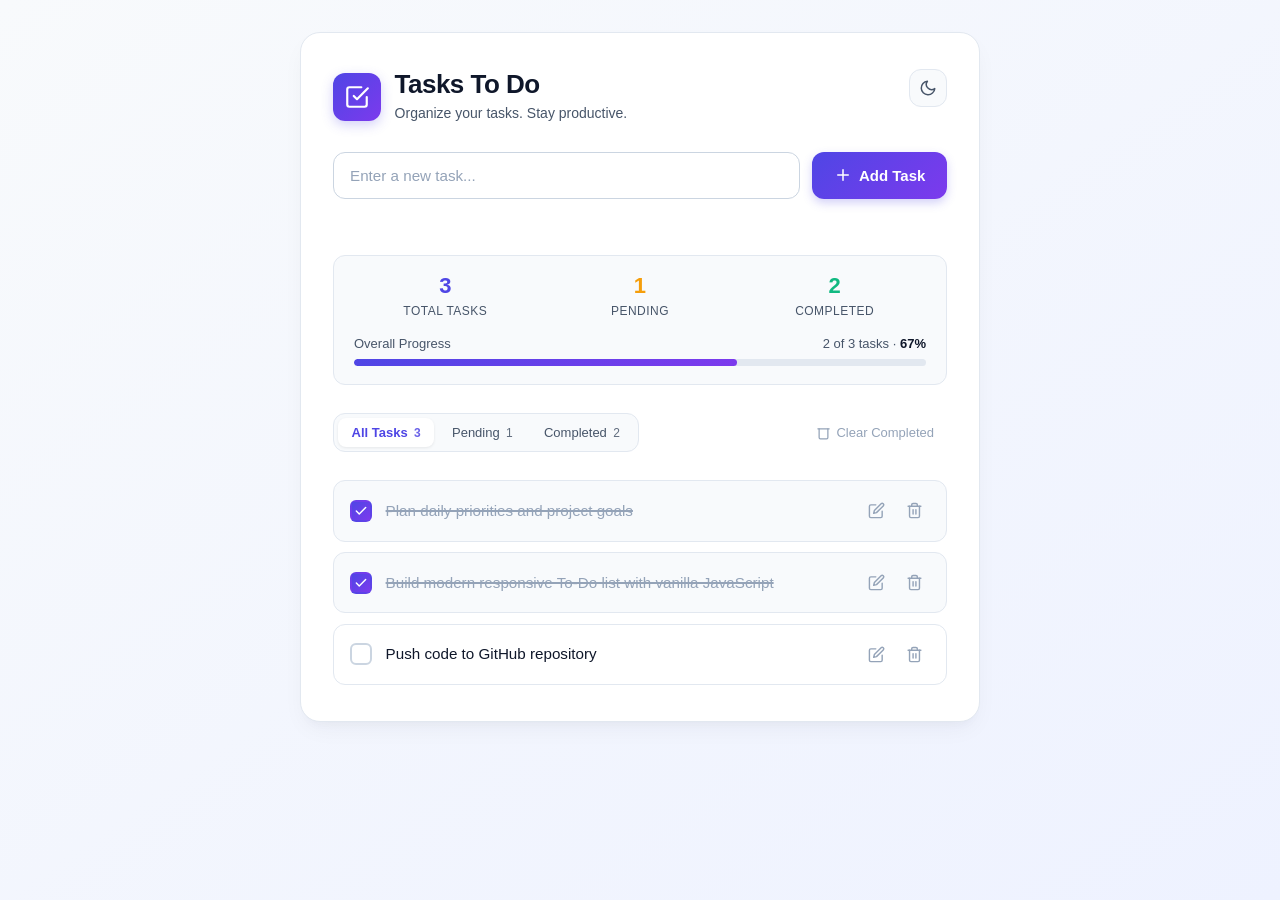
<file: index.html>
<!DOCTYPE html>
<html lang="en">
<head>
  <meta charset="UTF-8" />
  <meta name="viewport" content="width=device-width, initial-scale=1.0" />
  <title>Girija_TodoApp · Tasks To Do</title>
  <meta name="description" content="A modern, responsive To-Do List Web Application with localStorage persistence, filters, search, and progress tracking for the CodeOrbit internship project." />
  <meta property="og:title" content="Girija_TodoApp · Tasks To Do" />
  <meta property="og:description" content="A modern, responsive To-Do List Web Application with localStorage persistence, filters, search, and progress tracking for the CodeOrbit internship project." />
  <meta property="og:type" content="website" />
  <meta name="twitter:card" content="summary_large_image" />
  <link rel="stylesheet" href="/style.css" />
</head>
<body>
  <!-- Main Application Container -->
  <main class="app-container" role="main">
    
    <!-- Application Header -->
    <header class="app-header">
      <div class="brand-wrapper">
        <div class="app-icon-badge" aria-hidden="true">
          <svg viewBox="0 0 24 24" fill="none" stroke="currentColor" stroke-width="2" stroke-linecap="round" stroke-linejoin="round">
            <path d="M9 11l3 3L22 4" />
            <path d="M21 12v7a2 2 0 01-2 2H5a2 2 0 01-2-2V5a2 2 0 012-2h11" />
          </svg>
        </div>
        <div class="brand-text">
          <h1>Tasks To Do</h1>
          <p>Organize your tasks. Stay productive.</p>
        </div>
      </div>

      <!-- Header Action Buttons -->
      <div class="header-actions">
        <!-- Theme Toggle Button -->
        <button id="themeToggleBtn" class="theme-toggle-btn" type="button" aria-label="Toggle theme" title="Toggle theme">
          <!-- Sun Icon (shown in dark mode) -->
          <svg id="themeIconSun" style="display: none;" viewBox="0 0 24 24" fill="none" stroke="currentColor" stroke-width="2" stroke-linecap="round" stroke-linejoin="round">
            <circle cx="12" cy="12" r="5" />
            <line x1="12" y1="1" x2="12" y2="3" />
            <line x1="12" y1="21" x2="12" y2="23" />
            <line x1="4.22" y1="4.22" x2="5.64" y2="5.64" />
            <line x1="18.36" y1="18.36" x2="19.78" y2="19.78" />
            <line x1="1" y1="12" x2="3" y2="12" />
            <line x1="21" y1="12" x2="23" y2="12" />
            <line x1="4.22" y1="19.78" x2="5.64" y2="18.36" />
            <line x1="18.36" y1="5.64" x2="19.78" y2="4.22" />
          </svg>
          <!-- Moon Icon (shown in light mode) -->
          <svg id="themeIconMoon" viewBox="0 0 24 24" fill="none" stroke="currentColor" stroke-width="2" stroke-linecap="round" stroke-linejoin="round">
            <path d="M21 12.79A9 9 0 1 1 11.21 3 7 7 0 0 0 21 12.79z" />
          </svg>
        </button>
      </div>
    </header>

    <!-- Add Task Section -->
    <section class="add-task-section" aria-label="Add new task">
      <form id="addTaskForm" class="add-task-form" autocomplete="off" novalidate>
        <div class="input-wrapper">
          <input
            type="text"
            id="taskInput"
            class="task-input"
            placeholder="Enter a new task..."
            aria-label="New task description"
            maxlength="200"
          />
        </div>
        <button type="submit" id="addTaskBtn" class="add-task-btn">
          <svg viewBox="0 0 24 24" fill="none" stroke="currentColor" stroke-width="2" stroke-linecap="round" stroke-linejoin="round">
            <line x1="12" y1="5" x2="12" y2="19" />
            <line x1="5" y1="12" x2="19" y2="12" />
          </svg>
          <span>Add Task</span>
        </button>
      </form>
      <!-- Validation Message -->
      <div id="validationMessage" class="validation-message" role="alert">
        <svg viewBox="0 0 24 24" fill="none" stroke="currentColor" stroke-width="2" stroke-linecap="round" stroke-linejoin="round">
          <circle cx="12" cy="12" r="10" />
          <line x1="12" y1="8" x2="12" y2="12" />
          <line x1="12" y1="16" x2="12.01" y2="16" />
        </svg>
        <span class="error-text">Please enter a task description before adding.</span>
      </div>
    </section>

    <!-- Task Summary & Progress Section -->
    <section class="summary-panel" aria-label="Task metrics and progress">
      <div class="stats-grid">
        <div class="stat-item total">
          <span id="totalCount" class="stat-value">0</span>
          <span class="stat-label">Total Tasks</span>
        </div>
        <div class="stat-item pending">
          <span id="pendingCount" class="stat-value">0</span>
          <span class="stat-label">Pending</span>
        </div>
        <div class="stat-item completed">
          <span id="completedCount" class="stat-value">0</span>
          <span class="stat-label">Completed</span>
        </div>
      </div>

      <!-- Completion Progress Bar -->
      <div class="progress-container">
        <div class="progress-header">
          <span>Overall Progress</span>
          <div>
            <span id="progressRatio">0 of 0 tasks</span>
            <span aria-hidden="true"> · </span>
            <span id="progressPercent" class="progress-percent">0%</span>
          </div>
        </div>
        <div class="progress-track" role="progressbar" aria-valuemin="0" aria-valuemax="100" aria-valuenow="0">
          <div id="progressFill" class="progress-fill"></div>
        </div>
      </div>
    </section>

    <!-- Toolbar: Filters & Bulk Actions -->
    <section class="toolbar" aria-label="Task filters and options">
      <div class="filter-group" role="tablist" aria-label="Filter tasks">
        <button type="button" class="filter-btn active" data-filter="all" role="tab" aria-selected="true">
          <span>All Tasks</span>
          <span id="filterAllBadge" class="filter-badge">0</span>
        </button>
        <button type="button" class="filter-btn" data-filter="pending" role="tab" aria-selected="false">
          <span>Pending</span>
          <span id="filterPendingBadge" class="filter-badge">0</span>
        </button>
        <button type="button" class="filter-btn" data-filter="completed" role="tab" aria-selected="false">
          <span>Completed</span>
          <span id="filterCompletedBadge" class="filter-badge">0</span>
        </button>
      </div>

      <button type="button" id="clearCompletedBtn" class="clear-completed-btn" title="Clear all completed tasks" disabled>
        <svg width="15" height="15" viewBox="0 0 24 24" fill="none" stroke="currentColor" stroke-width="2" stroke-linecap="round" stroke-linejoin="round">
          <polyline points="3 6 5 6 21 6" />
          <path d="M19 6v14a2 2 0 0 1-2 2H7a2 2 0 0 1-2-2V6" />
        </svg>
        <span>Clear Completed</span>
      </button>
    </section>

    <!-- Task List Area -->
    <section class="task-list-section" aria-label="Task items list">
      <ul id="taskList" class="task-list" aria-live="polite">
        <!-- Rendered dynamically by script.js -->
      </ul>

      <!-- Empty State -->
      <div id="emptyState" class="empty-state" style="display: none;">
        <div class="empty-state-icon" aria-hidden="true">
          <svg viewBox="0 0 24 24" fill="none" stroke="currentColor" stroke-width="2" stroke-linecap="round" stroke-linejoin="round">
            <path d="M9 12h6" />
            <path d="M12 9v6" />
            <circle cx="12" cy="12" r="10" />
          </svg>
        </div>
        <h3 id="emptyStateTitle">No tasks yet</h3>
        <p id="emptyStateDesc">Add your first task above to get organized and stay productive!</p>
      </div>
    </section>

  </main>

  <!-- Delete / Clear Confirmation Modal Dialog -->
  <div id="confirmModal" class="modal-overlay" role="dialog" aria-modal="true" aria-labelledby="modalTitle">
    <div class="modal-box">
      <div class="modal-header">
        <div class="modal-icon-badge" aria-hidden="true">
          <svg viewBox="0 0 24 24" fill="none" stroke="currentColor" stroke-width="2" stroke-linecap="round" stroke-linejoin="round">
            <circle cx="12" cy="12" r="10" />
            <line x1="12" y1="8" x2="12" y2="12" />
            <line x1="12" y1="16" x2="12.01" y2="16" />
          </svg>
        </div>
        <h3 id="modalTitle">Confirm Action</h3>
      </div>
      <div class="modal-body">
        <p id="modalDesc">Are you sure you want to proceed?</p>
        <span id="modalTargetText" class="modal-target-text"></span>
      </div>
      <div class="modal-actions">
        <button id="modalCancelBtn" class="modal-cancel-btn" type="button">Cancel</button>
        <button id="modalConfirmBtn" class="modal-confirm-btn" type="button">Confirm</button>
      </div>
    </div>
  </div>

  <!-- Toast Notification Container -->
  <div id="toastContainer" class="toast-container" aria-live="polite" aria-atomic="true"></div>

  <!-- Vanilla Application Script -->
  <script src="/script.js"></script>
</body>
</html>
</file>
<file: style.css>
/* ==========================================================================
   Girija_TodoApp - Modern Responsive To-Do List Styles
   Author: Girija (CodeOrbit Internship Submission)
   Color Palette: Blue & Violet Accents with Soft Modern Backgrounds
   ========================================================================== */

/* --------------------------------------------------------------------------
   1. CSS Variables & Theme Tokens
   -------------------------------------------------------------------------- */
:root {
  --font-family: -apple-system, BlinkMacSystemFont, "Segoe UI", Roboto, "Helvetica Neue", Arial, sans-serif;
  
  /* Light Theme */
  --bg-gradient-start: #f8fafc;
  --bg-gradient-end: #eef2ff;
  --card-bg: #ffffff;
  --card-bg-subtle: #f8fafc;
  --card-border: #e2e8f0;
  --card-shadow: 0 10px 25px -5px rgba(30, 41, 59, 0.05), 0 8px 10px -6px rgba(30, 41, 59, 0.03);
  --card-shadow-hover: 0 20px 25px -5px rgba(30, 41, 59, 0.08), 0 10px 10px -5px rgba(30, 41, 59, 0.04);
  
  --text-main: #0f172a;
  --text-secondary: #475569;
  --text-muted: #94a3b8;
  
  /* Accents - Blue & Violet */
  --primary: #4f46e5;
  --primary-hover: #4338ca;
  --primary-active: #3730a3;
  --primary-light: #e0e7ff;
  --primary-text: #3730a3;
  --primary-gradient: linear-gradient(135deg, #4f46e5 0%, #7c3aed 100%);
  --primary-gradient-hover: linear-gradient(135deg, #4338ca 0%, #6d28d9 100%);
  
  --accent-violet: #7c3aed;
  --accent-violet-light: #ede9fe;
  --accent-violet-text: #5b21b6;
  
  --input-bg: #ffffff;
  --input-border: #cbd5e1;
  --input-focus-border: #6366f1;
  --input-focus-ring: rgba(99, 102, 241, 0.2);
  
  --task-bg: #ffffff;
  --task-border: #e2e8f0;
  --task-border-hover: #cbd5e1;
  --task-completed-bg: #f8fafc;
  --task-completed-text: #94a3b8;
  
  --danger: #ef4444;
  --danger-hover: #dc2626;
  --danger-light: #fee2e2;
  --danger-text: #b91c1c;
  
  --success: #10b981;
  --success-light: #ecfdf5;
  --success-text: #047857;
  
  --warning: #f59e0b;
  --warning-light: #fef3c7;
  --warning-text: #b45309;

  --modal-backdrop: rgba(15, 23, 42, 0.6);
  --radius-sm: 8px;
  --radius-md: 12px;
  --radius-lg: 16px;
  --radius-xl: 20px;
  
  --transition-fast: 150ms ease;
  --transition-normal: 200ms cubic-bezier(0.16, 1, 0.3, 1);
}

/* Dark Theme */
[data-theme="dark"] {
  --bg-gradient-start: #0f172a;
  --bg-gradient-end: #1e1b4b;
  --card-bg: #1e293b;
  --card-bg-subtle: #0f172a;
  --card-border: #334155;
  --card-shadow: 0 10px 25px -5px rgba(0, 0, 0, 0.4), 0 8px 10px -6px rgba(0, 0, 0, 0.3);
  --card-shadow-hover: 0 20px 25px -5px rgba(0, 0, 0, 0.5), 0 10px 10px -5px rgba(0, 0, 0, 0.3);
  
  --text-main: #f8fafc;
  --text-secondary: #cbd5e1;
  --text-muted: #64748b;
  
  --primary: #6366f1;
  --primary-hover: #818cf8;
  --primary-active: #4f46e5;
  --primary-light: rgba(99, 102, 241, 0.15);
  --primary-text: #c7d2fe;
  --primary-gradient: linear-gradient(135deg, #6366f1 0%, #8b5cf6 100%);
  --primary-gradient-hover: linear-gradient(135deg, #818cf8 0%, #a78bfa 100%);
  
  --accent-violet: #8b5cf6;
  --accent-violet-light: rgba(139, 92, 246, 0.15);
  --accent-violet-text: #ddd6fe;
  
  --input-bg: #0f172a;
  --input-border: #334155;
  --input-focus-border: #818cf8;
  --input-focus-ring: rgba(129, 140, 248, 0.25);
  
  --task-bg: #1e293b;
  --task-border: #334155;
  --task-border-hover: #475569;
  --task-completed-bg: rgba(15, 23, 42, 0.6);
  --task-completed-text: #64748b;
  
  --danger-light: rgba(239, 68, 68, 0.15);
  --danger-text: #fca5a5;
  
  --success-light: rgba(16, 185, 129, 0.15);
  --success-text: #6ee7b7;

  --modal-backdrop: rgba(0, 0, 0, 0.75);
}

/* --------------------------------------------------------------------------
   2. Reset & Base Styles
   -------------------------------------------------------------------------- */
*, *::before, *::after {
  box-sizing: border-box;
  margin: 0;
  padding: 0;
}

html {
  font-size: 16px;
  scroll-behavior: smooth;
}

body {
  font-family: var(--font-family);
  background: linear-gradient(145deg, var(--bg-gradient-start) 0%, var(--bg-gradient-end) 100%);
  color: var(--text-main);
  min-height: 100vh;
  line-height: 1.5;
  display: flex;
  flex-direction: column;
  align-items: center;
  justify-content: flex-start;
  padding: 2rem 1rem 3rem;
  transition: background 0.3s ease, color 0.3s ease;
  -webkit-font-smoothing: antialiased;
}

button, input {
  font-family: inherit;
}

/* Accessible visible focus states */
button:focus-visible,
input:focus-visible,
a:focus-visible {
  outline: 2px solid var(--primary);
  outline-offset: 2px;
}

/* --------------------------------------------------------------------------
   3. Application Container & Header
   -------------------------------------------------------------------------- */
.app-container {
  width: 100%;
  max-width: 680px;
  background-color: var(--card-bg);
  border: 1px solid var(--card-border);
  border-radius: var(--radius-xl);
  box-shadow: var(--card-shadow);
  padding: 2.25rem 2rem;
  display: flex;
  flex-direction: column;
  gap: 1.75rem;
  transition: background-color 0.3s ease, border-color 0.3s ease, box-shadow 0.3s ease;
}

.app-header {
  display: flex;
  align-items: flex-start;
  justify-content: space-between;
  gap: 1rem;
}

.brand-wrapper {
  display: flex;
  align-items: center;
  gap: 0.85rem;
}

.app-icon-badge {
  width: 48px;
  height: 48px;
  border-radius: var(--radius-md);
  background: var(--primary-gradient);
  display: flex;
  align-items: center;
  justify-content: center;
  color: #ffffff;
  flex-shrink: 0;
  box-shadow: 0 4px 12px rgba(79, 70, 229, 0.25);
}

.app-icon-badge svg {
  width: 26px;
  height: 26px;
}

.brand-text h1 {
  font-size: 1.625rem;
  font-weight: 700;
  letter-spacing: -0.02em;
  color: var(--text-main);
  line-height: 1.2;
}

.brand-text p {
  font-size: 0.875rem;
  color: var(--text-secondary);
  margin-top: 0.2rem;
}

/* Header Action Controls */
.header-actions {
  display: flex;
  align-items: center;
  gap: 0.5rem;
}

.theme-toggle-btn,
.export-btn {
  background: var(--card-bg-subtle);
  border: 1px solid var(--card-border);
  color: var(--text-secondary);
  border-radius: var(--radius-md);
  padding: 0.55rem;
  display: inline-flex;
  align-items: center;
  justify-content: center;
  cursor: pointer;
  transition: all var(--transition-fast);
  font-size: 0.8125rem;
  font-weight: 500;
}

.export-btn {
  padding: 0.5rem 0.85rem;
  gap: 0.4rem;
  color: var(--primary-text);
  background: var(--primary-light);
  border-color: transparent;
}

.export-btn:hover {
  background: var(--primary);
  color: #ffffff;
}

.theme-toggle-btn:hover {
  color: var(--text-main);
  border-color: var(--input-focus-border);
  background: var(--card-bg);
}

.theme-toggle-btn svg,
.export-btn svg {
  width: 18px;
  height: 18px;
  flex-shrink: 0;
}

/* --------------------------------------------------------------------------
   4. Add Task Section
   -------------------------------------------------------------------------- */
.add-task-section {
  display: flex;
  flex-direction: column;
  gap: 0.5rem;
}

.add-task-form {
  display: flex;
  gap: 0.75rem;
  width: 100%;
}

.input-wrapper {
  flex: 1;
  position: relative;
}

.task-input {
  width: 100%;
  padding: 0.85rem 1rem;
  font-size: 0.95rem;
  color: var(--text-main);
  background-color: var(--input-bg);
  border: 1.5px solid var(--input-border);
  border-radius: var(--radius-md);
  transition: all var(--transition-fast);
}

.task-input::placeholder {
  color: var(--text-muted);
}

.task-input:focus {
  border-color: var(--input-focus-border);
  box-shadow: 0 0 0 3px var(--input-focus-ring);
  outline: none;
}

.task-input.input-error {
  border-color: var(--danger);
  box-shadow: 0 0 0 3px rgba(239, 68, 68, 0.2);
}

.add-task-btn {
  background: var(--primary-gradient);
  color: #ffffff;
  border: none;
  border-radius: var(--radius-md);
  padding: 0 1.35rem;
  font-size: 0.9375rem;
  font-weight: 600;
  display: inline-flex;
  align-items: center;
  gap: 0.45rem;
  cursor: pointer;
  white-space: nowrap;
  box-shadow: 0 4px 10px rgba(79, 70, 229, 0.25);
  transition: all var(--transition-fast);
}

.add-task-btn:hover {
  background: var(--primary-gradient-hover);
  transform: translateY(-1px);
  box-shadow: 0 6px 14px rgba(79, 70, 229, 0.3);
}

.add-task-btn:active {
  transform: translateY(0);
}

.add-task-btn svg {
  width: 18px;
  height: 18px;
}

.validation-message {
  font-size: 0.8125rem;
  color: var(--danger);
  display: flex;
  align-items: center;
  gap: 0.35rem;
  min-height: 1.25rem;
  visibility: hidden;
  opacity: 0;
  transition: opacity 0.2s ease, visibility 0.2s;
}

.validation-message.visible {
  visibility: visible;
  opacity: 1;
}

.validation-message svg {
  width: 15px;
  height: 15px;
  flex-shrink: 0;
}

/* --------------------------------------------------------------------------
   5. Task Summary & Progress Bar
   -------------------------------------------------------------------------- */
.summary-panel {
  background-color: var(--card-bg-subtle);
  border: 1px solid var(--card-border);
  border-radius: var(--radius-md);
  padding: 1.1rem 1.25rem;
  display: flex;
  flex-direction: column;
  gap: 0.85rem;
}

.stats-grid {
  display: grid;
  grid-template-columns: repeat(3, 1fr);
  gap: 0.75rem;
  text-align: center;
}

.stat-item {
  display: flex;
  flex-direction: column;
  gap: 0.15rem;
}

.stat-value {
  font-size: 1.375rem;
  font-weight: 700;
  font-variant-numeric: tabular-nums;
  color: var(--text-main);
  line-height: 1.2;
}

.stat-item.total .stat-value {
  color: var(--primary);
}

.stat-item.pending .stat-value {
  color: var(--warning);
}

.stat-item.completed .stat-value {
  color: var(--success);
}

.stat-label {
  font-size: 0.75rem;
  font-weight: 500;
  color: var(--text-secondary);
  text-transform: uppercase;
  letter-spacing: 0.04em;
}

.progress-container {
  display: flex;
  flex-direction: column;
  gap: 0.4rem;
}

.progress-header {
  display: flex;
  align-items: center;
  justify-content: space-between;
  font-size: 0.8125rem;
  color: var(--text-secondary);
}

.progress-percent {
  font-weight: 600;
  color: var(--text-main);
  font-variant-numeric: tabular-nums;
}

.progress-track {
  width: 100%;
  height: 7px;
  background-color: var(--card-border);
  border-radius: 999px;
  overflow: hidden;
}

.progress-fill {
  height: 100%;
  width: 0%;
  background: var(--primary-gradient);
  border-radius: 999px;
  transition: width 0.35s cubic-bezier(0.16, 1, 0.3, 1);
}

/* --------------------------------------------------------------------------
   6. Filters & Bulk Actions Toolbar
   -------------------------------------------------------------------------- */
.toolbar {
  display: flex;
  align-items: center;
  justify-content: space-between;
  flex-wrap: wrap;
  gap: 0.75rem;
}

.filter-group {
  display: flex;
  align-items: center;
  background-color: var(--card-bg-subtle);
  border: 1px solid var(--card-border);
  border-radius: var(--radius-md);
  padding: 0.25rem;
  gap: 0.25rem;
}

.filter-btn {
  background: transparent;
  border: none;
  padding: 0.45rem 0.85rem;
  font-size: 0.8125rem;
  font-weight: 500;
  color: var(--text-secondary);
  border-radius: var(--radius-sm);
  cursor: pointer;
  transition: all var(--transition-fast);
  white-space: nowrap;
  display: flex;
  align-items: center;
  gap: 0.4rem;
}

.filter-btn:hover {
  color: var(--text-main);
}

.filter-btn.active {
  background-color: var(--card-bg);
  color: var(--primary);
  font-weight: 600;
  box-shadow: 0 1px 3px rgba(0, 0, 0, 0.08);
}

[data-theme="dark"] .filter-btn.active {
  box-shadow: 0 1px 4px rgba(0, 0, 0, 0.4);
}

.filter-badge {
  font-size: 0.75rem;
  font-variant-numeric: tabular-nums;
  opacity: 0.85;
}

.clear-completed-btn {
  background: transparent;
  border: 1px solid transparent;
  color: var(--text-muted);
  font-size: 0.8125rem;
  font-weight: 500;
  padding: 0.45rem 0.75rem;
  border-radius: var(--radius-sm);
  cursor: pointer;
  transition: all var(--transition-fast);
  display: inline-flex;
  align-items: center;
  gap: 0.35rem;
}

.clear-completed-btn:hover:not(:disabled) {
  color: var(--danger);
  background-color: var(--danger-light);
  border-color: transparent;
}

.clear-completed-btn:disabled {
  opacity: 0.4;
  cursor: not-allowed;
}

/* --------------------------------------------------------------------------
   7. Task List & Task Items
   -------------------------------------------------------------------------- */
.task-list {
  list-style: none;
  display: flex;
  flex-direction: column;
  gap: 0.65rem;
  min-height: 120px;
}

.task-item {
  background-color: var(--task-bg);
  border: 1px solid var(--task-border);
  border-radius: var(--radius-md);
  padding: 0.85rem 1rem;
  display: flex;
  align-items: center;
  justify-content: space-between;
  gap: 0.85rem;
  transition: all var(--transition-normal);
  animation: taskFadeIn 0.25s ease-out;
}

@keyframes taskFadeIn {
  from {
    opacity: 0;
    transform: translateY(6px);
  }
  to {
    opacity: 1;
    transform: translateY(0);
  }
}

.task-item:hover {
  border-color: var(--task-border-hover);
  box-shadow: 0 2px 8px rgba(0, 0, 0, 0.04);
}

.task-main-content {
  display: flex;
  align-items: center;
  gap: 0.85rem;
  flex: 1;
  min-width: 0;
}

/* Custom Checkbox */
.checkbox-container {
  position: relative;
  width: 22px;
  height: 22px;
  flex-shrink: 0;
  cursor: pointer;
}

.task-checkbox {
  position: absolute;
  opacity: 0;
  width: 0;
  height: 0;
  cursor: pointer;
}

.custom-checkbox {
  width: 22px;
  height: 22px;
  border: 2px solid var(--input-border);
  border-radius: 6px;
  display: flex;
  align-items: center;
  justify-content: center;
  background-color: var(--card-bg);
  transition: all var(--transition-fast);
}

.custom-checkbox svg {
  width: 14px;
  height: 14px;
  color: #ffffff;
  display: none;
  stroke-width: 2.5;
}

.checkbox-container:hover .custom-checkbox {
  border-color: var(--primary);
}

.task-checkbox:focus-visible + .custom-checkbox {
  border-color: var(--primary);
  box-shadow: 0 0 0 3px var(--input-focus-ring);
}

.task-checkbox:checked + .custom-checkbox {
  background: var(--primary-gradient);
  border-color: transparent;
}

.task-checkbox:checked + .custom-checkbox svg {
  display: block;
}

/* Task Title Text */
.task-title {
  font-size: 0.95rem;
  color: var(--text-main);
  word-break: break-word;
  overflow-wrap: anywhere;
  flex: 1;
  line-height: 1.45;
  transition: all var(--transition-fast);
}

/* Completed task state */
.task-item.completed {
  background-color: var(--task-completed-bg);
  border-color: var(--card-border);
}

.task-item.completed .task-title {
  color: var(--task-completed-text);
  text-decoration: line-through;
  text-decoration-thickness: 1.5px;
}

/* Task Action Buttons */
.task-actions {
  display: flex;
  align-items: center;
  gap: 0.35rem;
  flex-shrink: 0;
}

.action-btn {
  background: transparent;
  border: none;
  color: var(--text-muted);
  width: 32px;
  height: 32px;
  border-radius: var(--radius-sm);
  display: inline-flex;
  align-items: center;
  justify-content: center;
  cursor: pointer;
  transition: all var(--transition-fast);
}

.action-btn svg {
  width: 17px;
  height: 17px;
}

.action-btn.edit-btn:hover {
  color: var(--primary);
  background-color: var(--primary-light);
}

.action-btn.delete-btn:hover {
  color: var(--danger);
  background-color: var(--danger-light);
}

/* Task Inline Edit Mode */
.edit-form-wrapper {
  display: flex;
  align-items: center;
  gap: 0.5rem;
  width: 100%;
}

.edit-input {
  flex: 1;
  padding: 0.45rem 0.75rem;
  font-size: 0.9375rem;
  color: var(--text-main);
  background-color: var(--input-bg);
  border: 1.5px solid var(--primary);
  border-radius: var(--radius-sm);
  box-shadow: 0 0 0 2px var(--input-focus-ring);
  outline: none;
}

.edit-actions {
  display: flex;
  align-items: center;
  gap: 0.35rem;
}

.btn-sm {
  padding: 0.45rem 0.75rem;
  font-size: 0.8125rem;
  font-weight: 600;
  border-radius: var(--radius-sm);
  cursor: pointer;
  border: none;
  transition: all var(--transition-fast);
}

.save-btn {
  background: var(--primary-gradient);
  color: #ffffff;
}

.save-btn:hover {
  background: var(--primary-gradient-hover);
}

.cancel-btn {
  background-color: var(--card-bg-subtle);
  border: 1px solid var(--card-border);
  color: var(--text-secondary);
}

.cancel-btn:hover {
  background-color: var(--card-border);
  color: var(--text-main);
}

/* --------------------------------------------------------------------------
   8. Empty State
   -------------------------------------------------------------------------- */
.empty-state {
  display: flex;
  flex-direction: column;
  align-items: center;
  justify-content: center;
  text-align: center;
  padding: 3rem 1.5rem;
  color: var(--text-muted);
  background-color: var(--card-bg-subtle);
  border: 1.5px dashed var(--card-border);
  border-radius: var(--radius-lg);
}

.empty-state-icon {
  width: 52px;
  height: 52px;
  border-radius: 50%;
  background: var(--primary-light);
  color: var(--primary);
  display: flex;
  align-items: center;
  justify-content: center;
  margin-bottom: 0.85rem;
}

.empty-state-icon svg {
  width: 26px;
  height: 26px;
}

.empty-state h3 {
  font-size: 1.05rem;
  font-weight: 600;
  color: var(--text-main);
  margin-bottom: 0.25rem;
}

.empty-state p {
  font-size: 0.875rem;
  color: var(--text-secondary);
  max-width: 320px;
}

/* --------------------------------------------------------------------------
   9. Modal Dialog (Confirmations)
   -------------------------------------------------------------------------- */
.modal-overlay {
  position: fixed;
  inset: 0;
  background-color: var(--modal-backdrop);
  backdrop-filter: blur(3px);
  display: flex;
  align-items: center;
  justify-content: center;
  padding: 1rem;
  z-index: 1000;
  opacity: 0;
  visibility: hidden;
  transition: opacity 0.2s ease, visibility 0.2s;
}

.modal-overlay.active {
  opacity: 1;
  visibility: visible;
}

.modal-box {
  background-color: var(--card-bg);
  border: 1px solid var(--card-border);
  border-radius: var(--radius-lg);
  box-shadow: 0 20px 25px -5px rgba(0, 0, 0, 0.25), 0 10px 10px -5px rgba(0, 0, 0, 0.1);
  width: 100%;
  max-width: 420px;
  padding: 1.75rem;
  transform: translateY(12px) scale(0.96);
  transition: transform 0.2s cubic-bezier(0.16, 1, 0.3, 1);
}

.modal-overlay.active .modal-box {
  transform: translateY(0) scale(1);
}

.modal-header {
  display: flex;
  align-items: center;
  gap: 0.75rem;
  margin-bottom: 0.85rem;
}

.modal-icon-badge {
  width: 40px;
  height: 40px;
  border-radius: 50%;
  background-color: var(--danger-light);
  color: var(--danger);
  display: flex;
  align-items: center;
  justify-content: center;
  flex-shrink: 0;
}

.modal-icon-badge svg {
  width: 22px;
  height: 22px;
}

.modal-header h3 {
  font-size: 1.125rem;
  font-weight: 600;
  color: var(--text-main);
}

.modal-body {
  font-size: 0.9rem;
  color: var(--text-secondary);
  line-height: 1.5;
  margin-bottom: 1.5rem;
}

.modal-target-text {
  font-weight: 600;
  color: var(--text-main);
  word-break: break-word;
  display: block;
  margin-top: 0.35rem;
  padding: 0.4rem 0.6rem;
  background-color: var(--card-bg-subtle);
  border-radius: var(--radius-sm);
  border-left: 3px solid var(--danger);
}

.modal-actions {
  display: flex;
  align-items: center;
  justify-content: flex-end;
  gap: 0.65rem;
}

.modal-cancel-btn {
  background: var(--card-bg-subtle);
  border: 1px solid var(--card-border);
  color: var(--text-secondary);
  padding: 0.55rem 1rem;
  border-radius: var(--radius-sm);
  font-size: 0.875rem;
  font-weight: 500;
  cursor: pointer;
  transition: all var(--transition-fast);
}

.modal-cancel-btn:hover {
  background: var(--card-border);
  color: var(--text-main);
}

.modal-confirm-btn {
  background: var(--danger);
  border: none;
  color: #ffffff;
  padding: 0.55rem 1.15rem;
  border-radius: var(--radius-sm);
  font-size: 0.875rem;
  font-weight: 600;
  cursor: pointer;
  transition: all var(--transition-fast);
  box-shadow: 0 2px 6px rgba(239, 68, 68, 0.3);
}

.modal-confirm-btn:hover {
  background: var(--danger-hover);
}

/* --------------------------------------------------------------------------
   10. Toast Notification
   -------------------------------------------------------------------------- */
.toast-container {
  position: fixed;
  bottom: 1.5rem;
  right: 1.5rem;
  z-index: 1100;
  display: flex;
  flex-direction: column;
  gap: 0.5rem;
  pointer-events: none;
}

.toast {
  background-color: var(--card-bg);
  border: 1px solid var(--card-border);
  color: var(--text-main);
  padding: 0.75rem 1.15rem;
  border-radius: var(--radius-md);
  box-shadow: 0 10px 15px -3px rgba(0, 0, 0, 0.1), 0 4px 6px -4px rgba(0, 0, 0, 0.05);
  font-size: 0.875rem;
  display: flex;
  align-items: center;
  gap: 0.65rem;
  transform: translateY(20px);
  opacity: 0;
  transition: transform 0.25s cubic-bezier(0.16, 1, 0.3, 1), opacity 0.25s ease;
  pointer-events: auto;
}

.toast.show {
  transform: translateY(0);
  opacity: 1;
}

.toast-icon {
  width: 18px;
  height: 18px;
  flex-shrink: 0;
}

.toast.toast-success .toast-icon {
  color: var(--success);
}

.toast.toast-danger .toast-icon {
  color: var(--danger);
}

.toast.toast-info .toast-icon {
  color: var(--primary);
}

/* --------------------------------------------------------------------------
   11. Footer
   -------------------------------------------------------------------------- */
.app-footer {
  margin-top: 1.5rem;
  text-align: center;
  font-size: 0.8125rem;
  color: var(--text-muted);
}

.app-footer a {
  color: var(--primary);
  text-decoration: none;
}

.app-footer a:hover {
  text-decoration: underline;
}

/* --------------------------------------------------------------------------
   12. Responsive Adjustments
   -------------------------------------------------------------------------- */
@media (max-width: 600px) {
  body {
    padding: 1rem 0.75rem 2rem;
  }

  .app-container {
    padding: 1.5rem 1.1rem;
    gap: 1.35rem;
    border-radius: var(--radius-lg);
  }

  .brand-text h1 {
    font-size: 1.375rem;
  }

  .app-icon-badge {
    width: 42px;
    height: 42px;
  }

  .app-icon-badge svg {
    width: 22px;
    height: 22px;
  }

  .add-task-form {
    flex-direction: column;
  }

  .add-task-btn {
    padding: 0.8rem;
    justify-content: center;
  }

  .toolbar {
    flex-direction: column;
    align-items: stretch;
  }

  .filter-group {
    width: 100%;
    justify-content: space-between;
  }

  .filter-btn {
    flex: 1;
    justify-content: center;
    padding: 0.45rem 0.5rem;
  }

  .clear-completed-btn {
    align-self: flex-end;
  }

  .toast-container {
    left: 1rem;
    right: 1rem;
    bottom: 1rem;
  }

  .toast {
    width: 100%;
  }
}
</file>
<file: Tasks_TodoApp/style.css>
/* ==========================================================================
   Girija_TodoApp - Modern Responsive To-Do List Styles
   Author: Girija (CodeOrbit Internship Submission)
   Color Palette: Blue & Violet Accents with Soft Modern Backgrounds
   ========================================================================== */

/* --------------------------------------------------------------------------
   1. CSS Variables & Theme Tokens
   -------------------------------------------------------------------------- */
:root {
  --font-family: -apple-system, BlinkMacSystemFont, "Segoe UI", Roboto, "Helvetica Neue", Arial, sans-serif;
  
  /* Light Theme */
  --bg-gradient-start: #f8fafc;
  --bg-gradient-end: #eef2ff;
  --card-bg: #ffffff;
  --card-bg-subtle: #f8fafc;
  --card-border: #e2e8f0;
  --card-shadow: 0 10px 25px -5px rgba(30, 41, 59, 0.05), 0 8px 10px -6px rgba(30, 41, 59, 0.03);
  --card-shadow-hover: 0 20px 25px -5px rgba(30, 41, 59, 0.08), 0 10px 10px -5px rgba(30, 41, 59, 0.04);
  
  --text-main: #0f172a;
  --text-secondary: #475569;
  --text-muted: #94a3b8;
  
  /* Accents - Blue & Violet */
  --primary: #4f46e5;
  --primary-hover: #4338ca;
  --primary-active: #3730a3;
  --primary-light: #e0e7ff;
  --primary-text: #3730a3;
  --primary-gradient: linear-gradient(135deg, #4f46e5 0%, #7c3aed 100%);
  --primary-gradient-hover: linear-gradient(135deg, #4338ca 0%, #6d28d9 100%);
  
  --accent-violet: #7c3aed;
  --accent-violet-light: #ede9fe;
  --accent-violet-text: #5b21b6;
  
  --input-bg: #ffffff;
  --input-border: #cbd5e1;
  --input-focus-border: #6366f1;
  --input-focus-ring: rgba(99, 102, 241, 0.2);
  
  --task-bg: #ffffff;
  --task-border: #e2e8f0;
  --task-border-hover: #cbd5e1;
  --task-completed-bg: #f8fafc;
  --task-completed-text: #94a3b8;
  
  --danger: #ef4444;
  --danger-hover: #dc2626;
  --danger-light: #fee2e2;
  --danger-text: #b91c1c;
  
  --success: #10b981;
  --success-light: #ecfdf5;
  --success-text: #047857;
  
  --warning: #f59e0b;
  --warning-light: #fef3c7;
  --warning-text: #b45309;

  --modal-backdrop: rgba(15, 23, 42, 0.6);
  --radius-sm: 8px;
  --radius-md: 12px;
  --radius-lg: 16px;
  --radius-xl: 20px;
  
  --transition-fast: 150ms ease;
  --transition-normal: 200ms cubic-bezier(0.16, 1, 0.3, 1);
}

/* Dark Theme */
[data-theme="dark"] {
  --bg-gradient-start: #0f172a;
  --bg-gradient-end: #1e1b4b;
  --card-bg: #1e293b;
  --card-bg-subtle: #0f172a;
  --card-border: #334155;
  --card-shadow: 0 10px 25px -5px rgba(0, 0, 0, 0.4), 0 8px 10px -6px rgba(0, 0, 0, 0.3);
  --card-shadow-hover: 0 20px 25px -5px rgba(0, 0, 0, 0.5), 0 10px 10px -5px rgba(0, 0, 0, 0.3);
  
  --text-main: #f8fafc;
  --text-secondary: #cbd5e1;
  --text-muted: #64748b;
  
  --primary: #6366f1;
  --primary-hover: #818cf8;
  --primary-active: #4f46e5;
  --primary-light: rgba(99, 102, 241, 0.15);
  --primary-text: #c7d2fe;
  --primary-gradient: linear-gradient(135deg, #6366f1 0%, #8b5cf6 100%);
  --primary-gradient-hover: linear-gradient(135deg, #818cf8 0%, #a78bfa 100%);
  
  --accent-violet: #8b5cf6;
  --accent-violet-light: rgba(139, 92, 246, 0.15);
  --accent-violet-text: #ddd6fe;
  
  --input-bg: #0f172a;
  --input-border: #334155;
  --input-focus-border: #818cf8;
  --input-focus-ring: rgba(129, 140, 248, 0.25);
  
  --task-bg: #1e293b;
  --task-border: #334155;
  --task-border-hover: #475569;
  --task-completed-bg: rgba(15, 23, 42, 0.6);
  --task-completed-text: #64748b;
  
  --danger-light: rgba(239, 68, 68, 0.15);
  --danger-text: #fca5a5;
  
  --success-light: rgba(16, 185, 129, 0.15);
  --success-text: #6ee7b7;

  --modal-backdrop: rgba(0, 0, 0, 0.75);
}

/* --------------------------------------------------------------------------
   2. Reset & Base Styles
   -------------------------------------------------------------------------- */
*, *::before, *::after {
  box-sizing: border-box;
  margin: 0;
  padding: 0;
}

html {
  font-size: 16px;
  scroll-behavior: smooth;
}

body {
  font-family: var(--font-family);
  background: linear-gradient(145deg, var(--bg-gradient-start) 0%, var(--bg-gradient-end) 100%);
  color: var(--text-main);
  min-height: 100vh;
  line-height: 1.5;
  display: flex;
  flex-direction: column;
  align-items: center;
  justify-content: flex-start;
  padding: 2rem 1rem 3rem;
  transition: background 0.3s ease, color 0.3s ease;
  -webkit-font-smoothing: antialiased;
}

button, input {
  font-family: inherit;
}

/* Accessible visible focus states */
button:focus-visible,
input:focus-visible,
a:focus-visible {
  outline: 2px solid var(--primary);
  outline-offset: 2px;
}

/* --------------------------------------------------------------------------
   3. Application Container & Header
   -------------------------------------------------------------------------- */
.app-container {
  width: 100%;
  max-width: 680px;
  background-color: var(--card-bg);
  border: 1px solid var(--card-border);
  border-radius: var(--radius-xl);
  box-shadow: var(--card-shadow);
  padding: 2.25rem 2rem;
  display: flex;
  flex-direction: column;
  gap: 1.75rem;
  transition: background-color 0.3s ease, border-color 0.3s ease, box-shadow 0.3s ease;
}

.app-header {
  display: flex;
  align-items: flex-start;
  justify-content: space-between;
  gap: 1rem;
}

.brand-wrapper {
  display: flex;
  align-items: center;
  gap: 0.85rem;
}

.app-icon-badge {
  width: 48px;
  height: 48px;
  border-radius: var(--radius-md);
  background: var(--primary-gradient);
  display: flex;
  align-items: center;
  justify-content: center;
  color: #ffffff;
  flex-shrink: 0;
  box-shadow: 0 4px 12px rgba(79, 70, 229, 0.25);
}

.app-icon-badge svg {
  width: 26px;
  height: 26px;
}

.brand-text h1 {
  font-size: 1.625rem;
  font-weight: 700;
  letter-spacing: -0.02em;
  color: var(--text-main);
  line-height: 1.2;
}

.brand-text p {
  font-size: 0.875rem;
  color: var(--text-secondary);
  margin-top: 0.2rem;
}

/* Header Action Controls */
.header-actions {
  display: flex;
  align-items: center;
  gap: 0.5rem;
}

.theme-toggle-btn,
.export-btn {
  background: var(--card-bg-subtle);
  border: 1px solid var(--card-border);
  color: var(--text-secondary);
  border-radius: var(--radius-md);
  padding: 0.55rem;
  display: inline-flex;
  align-items: center;
  justify-content: center;
  cursor: pointer;
  transition: all var(--transition-fast);
  font-size: 0.8125rem;
  font-weight: 500;
}

.export-btn {
  padding: 0.5rem 0.85rem;
  gap: 0.4rem;
  color: var(--primary-text);
  background: var(--primary-light);
  border-color: transparent;
}

.export-btn:hover {
  background: var(--primary);
  color: #ffffff;
}

.theme-toggle-btn:hover {
  color: var(--text-main);
  border-color: var(--input-focus-border);
  background: var(--card-bg);
}

.theme-toggle-btn svg,
.export-btn svg {
  width: 18px;
  height: 18px;
  flex-shrink: 0;
}

/* --------------------------------------------------------------------------
   4. Add Task Section
   -------------------------------------------------------------------------- */
.add-task-section {
  display: flex;
  flex-direction: column;
  gap: 0.5rem;
}

.add-task-form {
  display: flex;
  gap: 0.75rem;
  width: 100%;
}

.input-wrapper {
  flex: 1;
  position: relative;
}

.task-input {
  width: 100%;
  padding: 0.85rem 1rem;
  font-size: 0.95rem;
  color: var(--text-main);
  background-color: var(--input-bg);
  border: 1.5px solid var(--input-border);
  border-radius: var(--radius-md);
  transition: all var(--transition-fast);
}

.task-input::placeholder {
  color: var(--text-muted);
}

.task-input:focus {
  border-color: var(--input-focus-border);
  box-shadow: 0 0 0 3px var(--input-focus-ring);
  outline: none;
}

.task-input.input-error {
  border-color: var(--danger);
  box-shadow: 0 0 0 3px rgba(239, 68, 68, 0.2);
}

.add-task-btn {
  background: var(--primary-gradient);
  color: #ffffff;
  border: none;
  border-radius: var(--radius-md);
  padding: 0 1.35rem;
  font-size: 0.9375rem;
  font-weight: 600;
  display: inline-flex;
  align-items: center;
  gap: 0.45rem;
  cursor: pointer;
  white-space: nowrap;
  box-shadow: 0 4px 10px rgba(79, 70, 229, 0.25);
  transition: all var(--transition-fast);
}

.add-task-btn:hover {
  background: var(--primary-gradient-hover);
  transform: translateY(-1px);
  box-shadow: 0 6px 14px rgba(79, 70, 229, 0.3);
}

.add-task-btn:active {
  transform: translateY(0);
}

.add-task-btn svg {
  width: 18px;
  height: 18px;
}

.validation-message {
  font-size: 0.8125rem;
  color: var(--danger);
  display: flex;
  align-items: center;
  gap: 0.35rem;
  min-height: 1.25rem;
  visibility: hidden;
  opacity: 0;
  transition: opacity 0.2s ease, visibility 0.2s;
}

.validation-message.visible {
  visibility: visible;
  opacity: 1;
}

.validation-message svg {
  width: 15px;
  height: 15px;
  flex-shrink: 0;
}

/* --------------------------------------------------------------------------
   5. Task Summary & Progress Bar
   -------------------------------------------------------------------------- */
.summary-panel {
  background-color: var(--card-bg-subtle);
  border: 1px solid var(--card-border);
  border-radius: var(--radius-md);
  padding: 1.1rem 1.25rem;
  display: flex;
  flex-direction: column;
  gap: 0.85rem;
}

.stats-grid {
  display: grid;
  grid-template-columns: repeat(3, 1fr);
  gap: 0.75rem;
  text-align: center;
}

.stat-item {
  display: flex;
  flex-direction: column;
  gap: 0.15rem;
}

.stat-value {
  font-size: 1.375rem;
  font-weight: 700;
  font-variant-numeric: tabular-nums;
  color: var(--text-main);
  line-height: 1.2;
}

.stat-item.total .stat-value {
  color: var(--primary);
}

.stat-item.pending .stat-value {
  color: var(--warning);
}

.stat-item.completed .stat-value {
  color: var(--success);
}

.stat-label {
  font-size: 0.75rem;
  font-weight: 500;
  color: var(--text-secondary);
  text-transform: uppercase;
  letter-spacing: 0.04em;
}

.progress-container {
  display: flex;
  flex-direction: column;
  gap: 0.4rem;
}

.progress-header {
  display: flex;
  align-items: center;
  justify-content: space-between;
  font-size: 0.8125rem;
  color: var(--text-secondary);
}

.progress-percent {
  font-weight: 600;
  color: var(--text-main);
  font-variant-numeric: tabular-nums;
}

.progress-track {
  width: 100%;
  height: 7px;
  background-color: var(--card-border);
  border-radius: 999px;
  overflow: hidden;
}

.progress-fill {
  height: 100%;
  width: 0%;
  background: var(--primary-gradient);
  border-radius: 999px;
  transition: width 0.35s cubic-bezier(0.16, 1, 0.3, 1);
}

/* --------------------------------------------------------------------------
   6. Filters & Bulk Actions Toolbar
   -------------------------------------------------------------------------- */
.toolbar {
  display: flex;
  align-items: center;
  justify-content: space-between;
  flex-wrap: wrap;
  gap: 0.75rem;
}

.filter-group {
  display: flex;
  align-items: center;
  background-color: var(--card-bg-subtle);
  border: 1px solid var(--card-border);
  border-radius: var(--radius-md);
  padding: 0.25rem;
  gap: 0.25rem;
}

.filter-btn {
  background: transparent;
  border: none;
  padding: 0.45rem 0.85rem;
  font-size: 0.8125rem;
  font-weight: 500;
  color: var(--text-secondary);
  border-radius: var(--radius-sm);
  cursor: pointer;
  transition: all var(--transition-fast);
  white-space: nowrap;
  display: flex;
  align-items: center;
  gap: 0.4rem;
}

.filter-btn:hover {
  color: var(--text-main);
}

.filter-btn.active {
  background-color: var(--card-bg);
  color: var(--primary);
  font-weight: 600;
  box-shadow: 0 1px 3px rgba(0, 0, 0, 0.08);
}

[data-theme="dark"] .filter-btn.active {
  box-shadow: 0 1px 4px rgba(0, 0, 0, 0.4);
}

.filter-badge {
  font-size: 0.75rem;
  font-variant-numeric: tabular-nums;
  opacity: 0.85;
}

.clear-completed-btn {
  background: transparent;
  border: 1px solid transparent;
  color: var(--text-muted);
  font-size: 0.8125rem;
  font-weight: 500;
  padding: 0.45rem 0.75rem;
  border-radius: var(--radius-sm);
  cursor: pointer;
  transition: all var(--transition-fast);
  display: inline-flex;
  align-items: center;
  gap: 0.35rem;
}

.clear-completed-btn:hover:not(:disabled) {
  color: var(--danger);
  background-color: var(--danger-light);
  border-color: transparent;
}

.clear-completed-btn:disabled {
  opacity: 0.4;
  cursor: not-allowed;
}

/* --------------------------------------------------------------------------
   7. Task List & Task Items
   -------------------------------------------------------------------------- */
.task-list {
  list-style: none;
  display: flex;
  flex-direction: column;
  gap: 0.65rem;
  min-height: 120px;
}

.task-item {
  background-color: var(--task-bg);
  border: 1px solid var(--task-border);
  border-radius: var(--radius-md);
  padding: 0.85rem 1rem;
  display: flex;
  align-items: center;
  justify-content: space-between;
  gap: 0.85rem;
  transition: all var(--transition-normal);
  animation: taskFadeIn 0.25s ease-out;
}

@keyframes taskFadeIn {
  from {
    opacity: 0;
    transform: translateY(6px);
  }
  to {
    opacity: 1;
    transform: translateY(0);
  }
}

.task-item:hover {
  border-color: var(--task-border-hover);
  box-shadow: 0 2px 8px rgba(0, 0, 0, 0.04);
}

.task-main-content {
  display: flex;
  align-items: center;
  gap: 0.85rem;
  flex: 1;
  min-width: 0;
}

/* Custom Checkbox */
.checkbox-container {
  position: relative;
  width: 22px;
  height: 22px;
  flex-shrink: 0;
  cursor: pointer;
}

.task-checkbox {
  position: absolute;
  opacity: 0;
  width: 0;
  height: 0;
  cursor: pointer;
}

.custom-checkbox {
  width: 22px;
  height: 22px;
  border: 2px solid var(--input-border);
  border-radius: 6px;
  display: flex;
  align-items: center;
  justify-content: center;
  background-color: var(--card-bg);
  transition: all var(--transition-fast);
}

.custom-checkbox svg {
  width: 14px;
  height: 14px;
  color: #ffffff;
  display: none;
  stroke-width: 2.5;
}

.checkbox-container:hover .custom-checkbox {
  border-color: var(--primary);
}

.task-checkbox:focus-visible + .custom-checkbox {
  border-color: var(--primary);
  box-shadow: 0 0 0 3px var(--input-focus-ring);
}

.task-checkbox:checked + .custom-checkbox {
  background: var(--primary-gradient);
  border-color: transparent;
}

.task-checkbox:checked + .custom-checkbox svg {
  display: block;
}

/* Task Title Text */
.task-title {
  font-size: 0.95rem;
  color: var(--text-main);
  word-break: break-word;
  overflow-wrap: anywhere;
  flex: 1;
  line-height: 1.45;
  transition: all var(--transition-fast);
}

/* Completed task state */
.task-item.completed {
  background-color: var(--task-completed-bg);
  border-color: var(--card-border);
}

.task-item.completed .task-title {
  color: var(--task-completed-text);
  text-decoration: line-through;
  text-decoration-thickness: 1.5px;
}

/* Task Action Buttons */
.task-actions {
  display: flex;
  align-items: center;
  gap: 0.35rem;
  flex-shrink: 0;
}

.action-btn {
  background: transparent;
  border: none;
  color: var(--text-muted);
  width: 32px;
  height: 32px;
  border-radius: var(--radius-sm);
  display: inline-flex;
  align-items: center;
  justify-content: center;
  cursor: pointer;
  transition: all var(--transition-fast);
}

.action-btn svg {
  width: 17px;
  height: 17px;
}

.action-btn.edit-btn:hover {
  color: var(--primary);
  background-color: var(--primary-light);
}

.action-btn.delete-btn:hover {
  color: var(--danger);
  background-color: var(--danger-light);
}

/* Task Inline Edit Mode */
.edit-form-wrapper {
  display: flex;
  align-items: center;
  gap: 0.5rem;
  width: 100%;
}

.edit-input {
  flex: 1;
  padding: 0.45rem 0.75rem;
  font-size: 0.9375rem;
  color: var(--text-main);
  background-color: var(--input-bg);
  border: 1.5px solid var(--primary);
  border-radius: var(--radius-sm);
  box-shadow: 0 0 0 2px var(--input-focus-ring);
  outline: none;
}

.edit-actions {
  display: flex;
  align-items: center;
  gap: 0.35rem;
}

.btn-sm {
  padding: 0.45rem 0.75rem;
  font-size: 0.8125rem;
  font-weight: 600;
  border-radius: var(--radius-sm);
  cursor: pointer;
  border: none;
  transition: all var(--transition-fast);
}

.save-btn {
  background: var(--primary-gradient);
  color: #ffffff;
}

.save-btn:hover {
  background: var(--primary-gradient-hover);
}

.cancel-btn {
  background-color: var(--card-bg-subtle);
  border: 1px solid var(--card-border);
  color: var(--text-secondary);
}

.cancel-btn:hover {
  background-color: var(--card-border);
  color: var(--text-main);
}

/* --------------------------------------------------------------------------
   8. Empty State
   -------------------------------------------------------------------------- */
.empty-state {
  display: flex;
  flex-direction: column;
  align-items: center;
  justify-content: center;
  text-align: center;
  padding: 3rem 1.5rem;
  color: var(--text-muted);
  background-color: var(--card-bg-subtle);
  border: 1.5px dashed var(--card-border);
  border-radius: var(--radius-lg);
}

.empty-state-icon {
  width: 52px;
  height: 52px;
  border-radius: 50%;
  background: var(--primary-light);
  color: var(--primary);
  display: flex;
  align-items: center;
  justify-content: center;
  margin-bottom: 0.85rem;
}

.empty-state-icon svg {
  width: 26px;
  height: 26px;
}

.empty-state h3 {
  font-size: 1.05rem;
  font-weight: 600;
  color: var(--text-main);
  margin-bottom: 0.25rem;
}

.empty-state p {
  font-size: 0.875rem;
  color: var(--text-secondary);
  max-width: 320px;
}

/* --------------------------------------------------------------------------
   9. Modal Dialog (Confirmations)
   -------------------------------------------------------------------------- */
.modal-overlay {
  position: fixed;
  inset: 0;
  background-color: var(--modal-backdrop);
  backdrop-filter: blur(3px);
  display: flex;
  align-items: center;
  justify-content: center;
  padding: 1rem;
  z-index: 1000;
  opacity: 0;
  visibility: hidden;
  transition: opacity 0.2s ease, visibility 0.2s;
}

.modal-overlay.active {
  opacity: 1;
  visibility: visible;
}

.modal-box {
  background-color: var(--card-bg);
  border: 1px solid var(--card-border);
  border-radius: var(--radius-lg);
  box-shadow: 0 20px 25px -5px rgba(0, 0, 0, 0.25), 0 10px 10px -5px rgba(0, 0, 0, 0.1);
  width: 100%;
  max-width: 420px;
  padding: 1.75rem;
  transform: translateY(12px) scale(0.96);
  transition: transform 0.2s cubic-bezier(0.16, 1, 0.3, 1);
}

.modal-overlay.active .modal-box {
  transform: translateY(0) scale(1);
}

.modal-header {
  display: flex;
  align-items: center;
  gap: 0.75rem;
  margin-bottom: 0.85rem;
}

.modal-icon-badge {
  width: 40px;
  height: 40px;
  border-radius: 50%;
  background-color: var(--danger-light);
  color: var(--danger);
  display: flex;
  align-items: center;
  justify-content: center;
  flex-shrink: 0;
}

.modal-icon-badge svg {
  width: 22px;
  height: 22px;
}

.modal-header h3 {
  font-size: 1.125rem;
  font-weight: 600;
  color: var(--text-main);
}

.modal-body {
  font-size: 0.9rem;
  color: var(--text-secondary);
  line-height: 1.5;
  margin-bottom: 1.5rem;
}

.modal-target-text {
  font-weight: 600;
  color: var(--text-main);
  word-break: break-word;
  display: block;
  margin-top: 0.35rem;
  padding: 0.4rem 0.6rem;
  background-color: var(--card-bg-subtle);
  border-radius: var(--radius-sm);
  border-left: 3px solid var(--danger);
}

.modal-actions {
  display: flex;
  align-items: center;
  justify-content: flex-end;
  gap: 0.65rem;
}

.modal-cancel-btn {
  background: var(--card-bg-subtle);
  border: 1px solid var(--card-border);
  color: var(--text-secondary);
  padding: 0.55rem 1rem;
  border-radius: var(--radius-sm);
  font-size: 0.875rem;
  font-weight: 500;
  cursor: pointer;
  transition: all var(--transition-fast);
}

.modal-cancel-btn:hover {
  background: var(--card-border);
  color: var(--text-main);
}

.modal-confirm-btn {
  background: var(--danger);
  border: none;
  color: #ffffff;
  padding: 0.55rem 1.15rem;
  border-radius: var(--radius-sm);
  font-size: 0.875rem;
  font-weight: 600;
  cursor: pointer;
  transition: all var(--transition-fast);
  box-shadow: 0 2px 6px rgba(239, 68, 68, 0.3);
}

.modal-confirm-btn:hover {
  background: var(--danger-hover);
}

/* --------------------------------------------------------------------------
   10. Toast Notification
   -------------------------------------------------------------------------- */
.toast-container {
  position: fixed;
  bottom: 1.5rem;
  right: 1.5rem;
  z-index: 1100;
  display: flex;
  flex-direction: column;
  gap: 0.5rem;
  pointer-events: none;
}

.toast {
  background-color: var(--card-bg);
  border: 1px solid var(--card-border);
  color: var(--text-main);
  padding: 0.75rem 1.15rem;
  border-radius: var(--radius-md);
  box-shadow: 0 10px 15px -3px rgba(0, 0, 0, 0.1), 0 4px 6px -4px rgba(0, 0, 0, 0.05);
  font-size: 0.875rem;
  display: flex;
  align-items: center;
  gap: 0.65rem;
  transform: translateY(20px);
  opacity: 0;
  transition: transform 0.25s cubic-bezier(0.16, 1, 0.3, 1), opacity 0.25s ease;
  pointer-events: auto;
}

.toast.show {
  transform: translateY(0);
  opacity: 1;
}

.toast-icon {
  width: 18px;
  height: 18px;
  flex-shrink: 0;
}

.toast.toast-success .toast-icon {
  color: var(--success);
}

.toast.toast-danger .toast-icon {
  color: var(--danger);
}

.toast.toast-info .toast-icon {
  color: var(--primary);
}

/* --------------------------------------------------------------------------
   11. Footer
   -------------------------------------------------------------------------- */
.app-footer {
  margin-top: 1.5rem;
  text-align: center;
  font-size: 0.8125rem;
  color: var(--text-muted);
}

.app-footer a {
  color: var(--primary);
  text-decoration: none;
}

.app-footer a:hover {
  text-decoration: underline;
}

/* --------------------------------------------------------------------------
   12. Responsive Adjustments
   -------------------------------------------------------------------------- */
@media (max-width: 600px) {
  body {
    padding: 1rem 0.75rem 2rem;
  }

  .app-container {
    padding: 1.5rem 1.1rem;
    gap: 1.35rem;
    border-radius: var(--radius-lg);
  }

  .brand-text h1 {
    font-size: 1.375rem;
  }

  .app-icon-badge {
    width: 42px;
    height: 42px;
  }

  .app-icon-badge svg {
    width: 22px;
    height: 22px;
  }

  .add-task-form {
    flex-direction: column;
  }

  .add-task-btn {
    padding: 0.8rem;
    justify-content: center;
  }

  .toolbar {
    flex-direction: column;
    align-items: stretch;
  }

  .filter-group {
    width: 100%;
    justify-content: space-between;
  }

  .filter-btn {
    flex: 1;
    justify-content: center;
    padding: 0.45rem 0.5rem;
  }

  .clear-completed-btn {
    align-self: flex-end;
  }

  .toast-container {
    left: 1rem;
    right: 1rem;
    bottom: 1rem;
  }

  .toast {
    width: 100%;
  }
}
</file>
